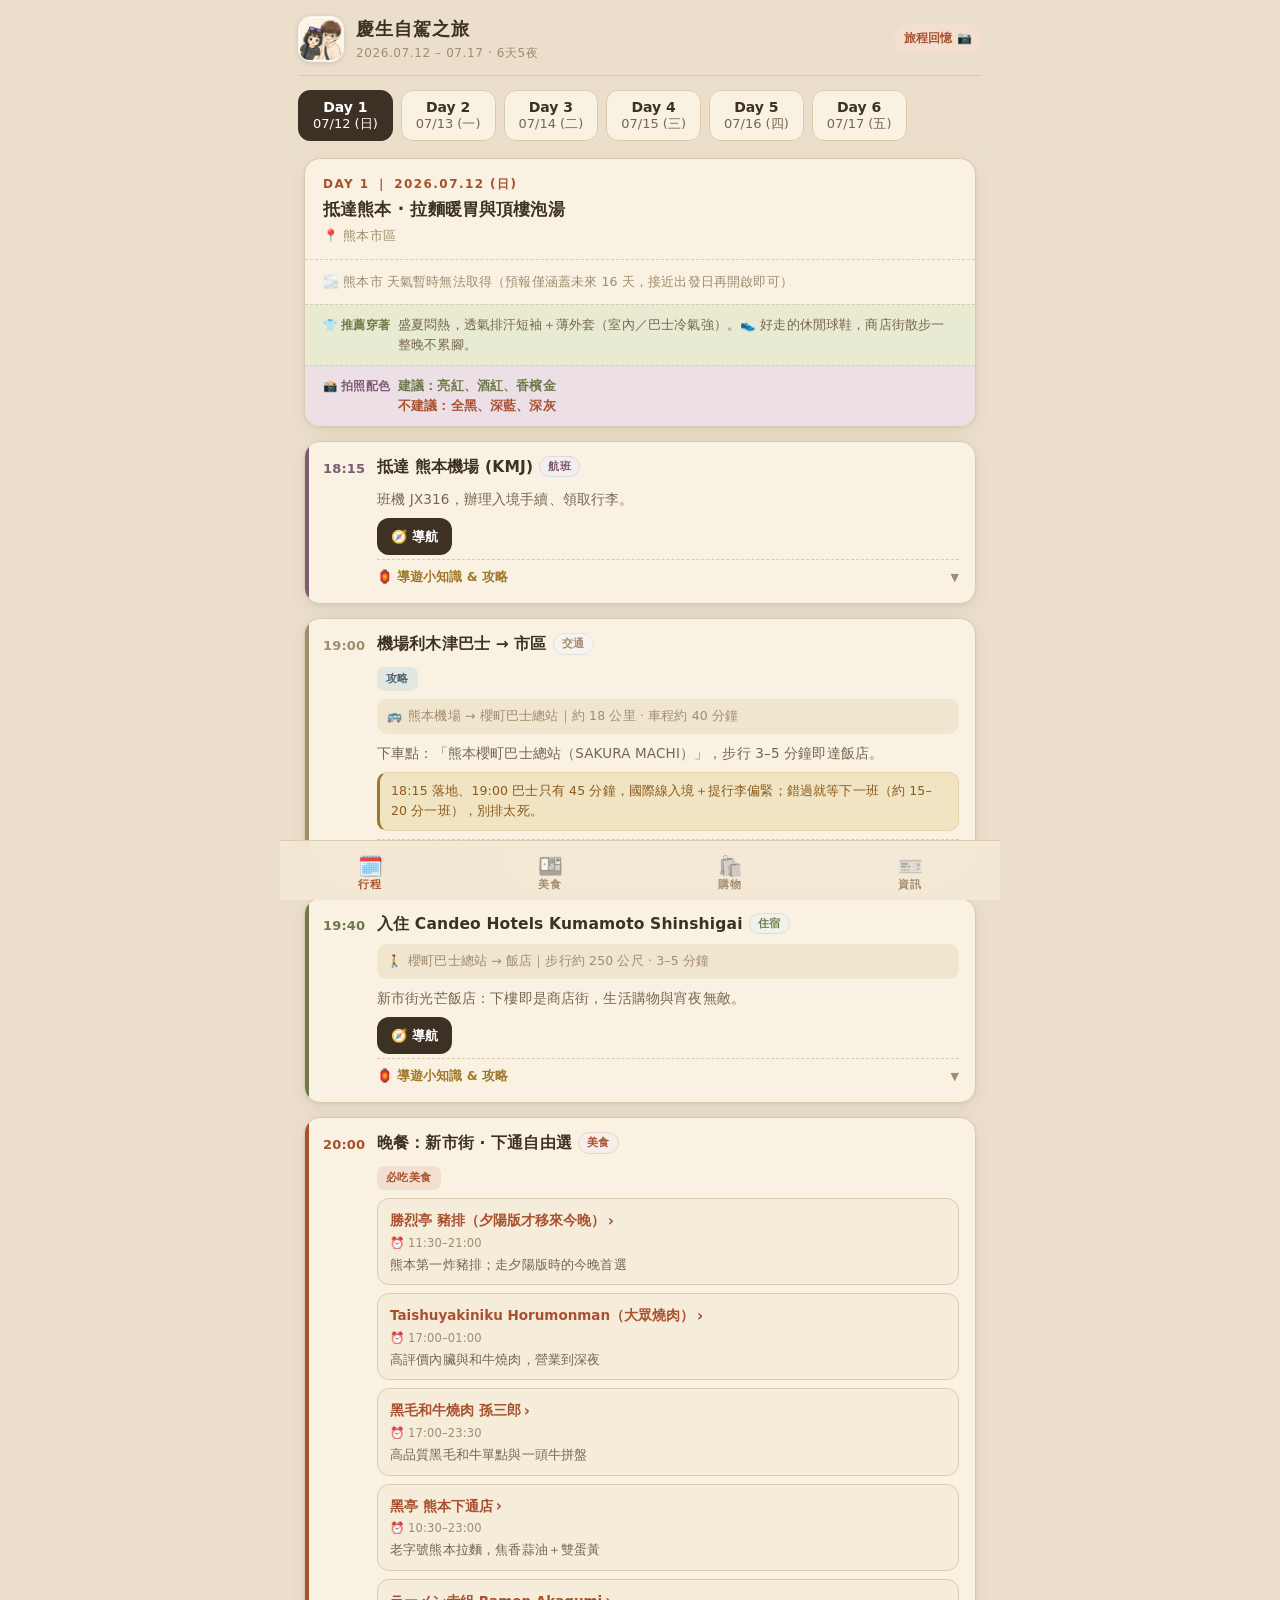
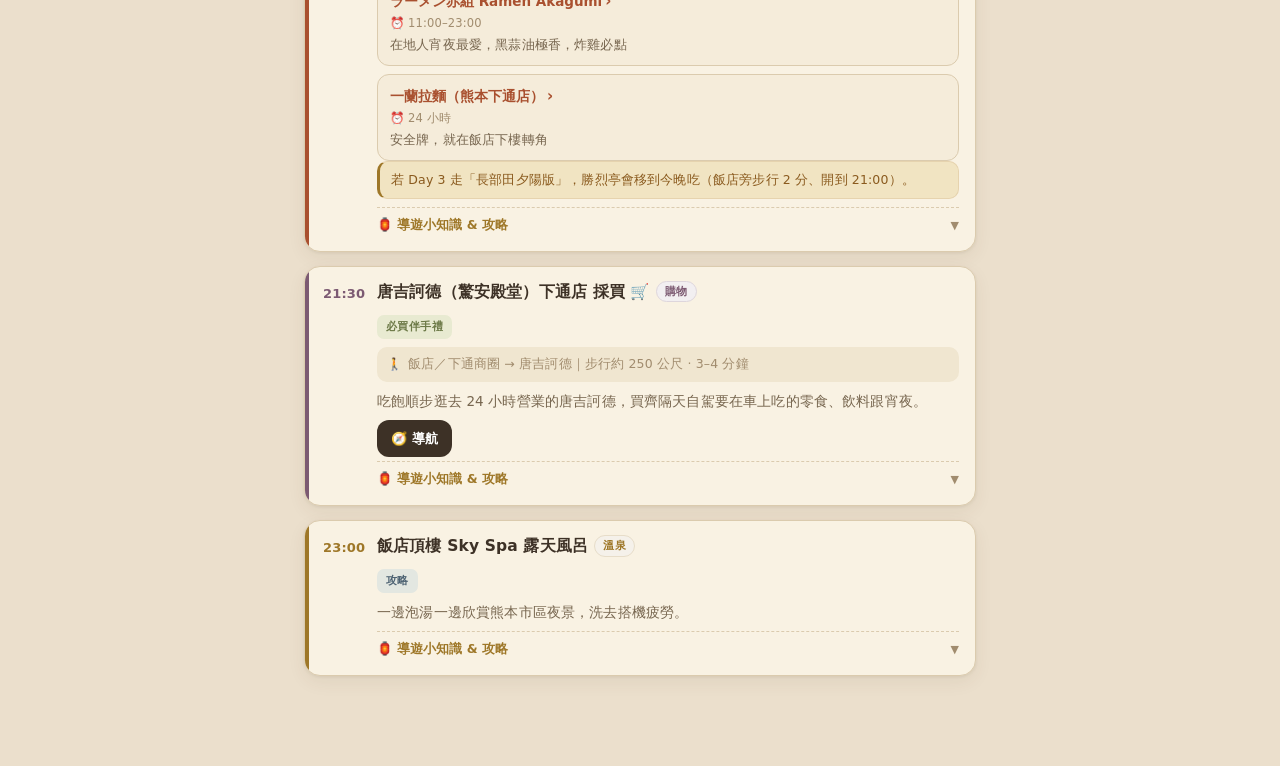
<file: index.html>
<!DOCTYPE html>
<html lang="zh-Hant">
<head>
<meta charset="UTF-8">
<meta name="viewport" content="width=device-width, initial-scale=1.0, viewport-fit=cover, user-scalable=no">
<meta name="theme-color" content="#EBDFCC">
<meta name="apple-mobile-web-app-capable" content="yes">
<meta name="apple-mobile-web-app-status-bar-style" content="default">
<title>九州慶生自駕之旅 2026</title>
<link rel="icon" href="icons/icon-192.png">
<link rel="manifest" href="manifest.json">
<link rel="apple-touch-icon" href="icons/apple-touch-icon.png">

<!-- iOS PWA 啟動畫面（各機型解析度） -->
<link rel="apple-touch-startup-image" media="screen and (device-width: 440px) and (device-height: 956px) and (-webkit-device-pixel-ratio: 3) and (orientation: portrait)" href="splash/splash-1320x2868.png">
<link rel="apple-touch-startup-image" media="screen and (device-width: 430px) and (device-height: 932px) and (-webkit-device-pixel-ratio: 3) and (orientation: portrait)" href="splash/splash-1290x2796.png">
<link rel="apple-touch-startup-image" media="screen and (device-width: 428px) and (device-height: 926px) and (-webkit-device-pixel-ratio: 3) and (orientation: portrait)" href="splash/splash-1284x2778.png">
<link rel="apple-touch-startup-image" media="screen and (device-width: 414px) and (device-height: 896px) and (-webkit-device-pixel-ratio: 3) and (orientation: portrait)" href="splash/splash-1242x2688.png">
<link rel="apple-touch-startup-image" media="screen and (device-width: 402px) and (device-height: 874px) and (-webkit-device-pixel-ratio: 3) and (orientation: portrait)" href="splash/splash-1206x2622.png">
<link rel="apple-touch-startup-image" media="screen and (device-width: 393px) and (device-height: 852px) and (-webkit-device-pixel-ratio: 3) and (orientation: portrait)" href="splash/splash-1179x2556.png">
<link rel="apple-touch-startup-image" media="screen and (device-width: 390px) and (device-height: 844px) and (-webkit-device-pixel-ratio: 3) and (orientation: portrait)" href="splash/splash-1170x2532.png">
<link rel="apple-touch-startup-image" media="screen and (device-width: 375px) and (device-height: 812px) and (-webkit-device-pixel-ratio: 3) and (orientation: portrait)" href="splash/splash-1125x2436.png">
<link rel="apple-touch-startup-image" media="screen and (device-width: 414px) and (device-height: 736px) and (-webkit-device-pixel-ratio: 3) and (orientation: portrait)" href="splash/splash-1242x2208.png">
<link rel="apple-touch-startup-image" media="screen and (device-width: 414px) and (device-height: 896px) and (-webkit-device-pixel-ratio: 2) and (orientation: portrait)" href="splash/splash-828x1792.png">
<link rel="apple-touch-startup-image" media="screen and (device-width: 375px) and (device-height: 667px) and (-webkit-device-pixel-ratio: 2) and (orientation: portrait)" href="splash/splash-750x1334.png">

<link rel="stylesheet" href="css/style.css">
</head>
<body>

<header class="app-header">
  <div class="app-header-inner">
    <div class="app-title">
      <img class="app-title-logo" src="icons/icon-192.png" alt="九州之旅" width="46" height="46">
      <div class="app-title-text">
        <h1>慶生自駕之旅</h1>
        <p>2026.07.12 – 07.17 · 6天5夜</p>
      </div>
    </div>
    <div class="trip-countdown" id="tripCountdown"></div>
  </div>
</header>

<main id="main">
  <!-- 行程 -->
  <section class="view" id="view-itinerary">
    <nav class="day-tabs" id="dayTabs"></nav>
    <div id="dayContent"></div>
  </section>

  <!-- 美食 -->
  <section class="view hidden" id="view-food">
    <div class="food-toolbar">
      <div class="chip-row" id="foodRegionChips"></div>
      <div class="sort-row">
        <span class="sort-label">排序</span>
        <button class="sort-btn active" data-sort="rating">⭐ 評價</button>
        <button class="sort-btn" data-sort="distance">📍 距離</button>
      </div>
      <p class="sort-hint hidden" id="geoHint"></p>
    </div>
    <div id="foodList"></div>
  </section>

  <!-- 購買清單 -->
  <section class="view hidden" id="view-shopping">
    <div id="shoppingContent"></div>
  </section>

  <!-- 資訊 -->
  <section class="view hidden" id="view-info">
    <div id="infoContent"></div>
  </section>
</main>

<nav class="tab-bar">
  <button class="tab-item active" data-view="itinerary">
    <span class="tab-icon">🗓️</span><span class="tab-label">行程</span>
  </button>
  <button class="tab-item" data-view="food">
    <span class="tab-icon">🍱</span><span class="tab-label">美食</span>
  </button>
  <button class="tab-item" data-view="shopping">
    <span class="tab-icon">🛍️</span><span class="tab-label">購物</span>
  </button>
  <button class="tab-item" data-view="info">
    <span class="tab-icon">🎫</span><span class="tab-label">資訊</span>
  </button>
</nav>

<div class="toast" id="toast"></div>

<script src="js/data.js"></script>
<script src="js/app.js"></script>
</body>
</html>
</file>
<file: css/style.css>
/* ============================================================
   九州慶生自駕之旅 — 日式極簡 · 手機優先
   ============================================================ */
:root {
  --bg: #EBDFCC;            /* 焙茶 暖棕底 */
  --card: #F9F2E3;          /* 奶茶色卡片 */
  --line: #DBCBAE;
  --ink: #3D3126;           /* 深咖啡墨 */
  --ink-soft: #77664F;
  --ink-faint: #A18C6E;
  --shu: #A9502F;           /* 磚朱 · 焦紅 */
  --ai: #4E6373;            /* 青灰藍 */
  --matcha: #6D7A48;        /* 抹茶 */
  --kin: #9E7728;           /* 金茶 */
  --murasaki: #7C5A72;      /* 茶紫 */
  --shu-bg: #F3DFCF;
  --ai-bg: #E3E7E1;
  --matcha-bg: #E8EAD1;
  --kin-bg: #F1E4C2;
  --murasaki-bg: #ECDFE6;
  --radius: 16px;
  --shadow: 0 1px 3px rgba(80, 60, 30, .08), 0 6px 18px rgba(80, 60, 30, .07);
  --safe-bottom: env(safe-area-inset-bottom, 0px);
  --tabbar-h: 60px;
}

* { margin: 0; padding: 0; box-sizing: border-box; -webkit-tap-highlight-color: transparent; }

html { scroll-behavior: smooth; }

body {
  background: var(--bg);
  color: var(--ink);
  font-family: "PingFang TC", "Hiragino Sans", "Noto Sans TC", "Microsoft JhengHei", system-ui, sans-serif;
  font-size: 15px;
  line-height: 1.65;
  letter-spacing: .01em;
  padding-bottom: calc(var(--tabbar-h) + var(--safe-bottom) + 16px);
  max-width: 720px;
  margin: 0 auto;
}

button { font-family: inherit; border: none; background: none; cursor: pointer; color: inherit; }
a { color: var(--ai); text-decoration: none; }

.hidden { display: none !important; }

/* ---------- Header ---------- */
.app-header {
  padding: calc(env(safe-area-inset-top, 0px) + 14px) 18px 0;
}
.app-header-inner {
  display: flex; align-items: center; justify-content: space-between;
  border-bottom: 1px solid var(--line);
  padding-bottom: 12px;
}
.app-title { display: flex; align-items: center; gap: 12px; }
.app-title-logo {
  width: 46px; height: 46px; border-radius: 13px;
  object-fit: cover; display: block; flex: 0 0 auto;
  box-shadow: 0 1px 5px rgba(80, 60, 30, .18);
  border: 1px solid rgba(255, 255, 255, .6);
}
.app-title-text h1 { font-size: 18px; font-weight: 700; letter-spacing: .06em; }
.app-title-text p { font-size: 12px; color: var(--ink-faint); letter-spacing: .05em; }
.trip-countdown {
  font-size: 12px; color: var(--shu); font-weight: 600;
  background: var(--shu-bg); padding: 5px 10px; border-radius: 99px;
  white-space: nowrap;
}

/* ---------- Day tabs ---------- */
.day-tabs {
  display: flex; gap: 8px; overflow-x: auto;
  padding: 14px 18px 10px;
  position: sticky; top: 0; z-index: 20;
  background: linear-gradient(var(--bg) 85%, transparent);
  scrollbar-width: none;
  -webkit-overflow-scrolling: touch;
}
.day-tabs::-webkit-scrollbar { display: none; }
.day-tab {
  flex: 0 0 auto;
  padding: 7px 14px;
  border-radius: 12px;
  border: 1px solid var(--line);
  background: var(--card);
  font-size: 13px; color: var(--ink-soft);
  text-align: center; line-height: 1.3;
  transition: all .18s ease;
}
.day-tab b { display: block; font-size: 14px; color: var(--ink); }
.day-tab.active { background: var(--ink); border-color: var(--ink); }
.day-tab.active b, .day-tab.active { color: #fff; }

/* ---------- Day header ---------- */
.day-header {
  margin: 6px 18px 14px;
  background: var(--card);
  border: 1px solid var(--line);
  border-radius: var(--radius);
  box-shadow: var(--shadow);
  overflow: hidden;
}
.day-header-top {
  padding: 16px 18px 12px;
  border-bottom: 1px dashed var(--line);
}
.day-header-date {
  font-size: 12px; color: var(--shu); font-weight: 700; letter-spacing: .12em;
  margin-bottom: 3px;
}
.day-header-title { font-size: 17px; font-weight: 700; line-height: 1.45; }
.day-header-sub { font-size: 12.5px; color: var(--ink-faint); margin-top: 4px; }

/* weather strip */
.weather-strip {
  display: flex; align-items: center; gap: 12px;
  padding: 12px 18px;
  background: linear-gradient(135deg, #F5EBD6, #EDDFC4);
}
.weather-icon { font-size: 30px; line-height: 1; }
.weather-main { flex: 1; }
.weather-desc { font-size: 13.5px; font-weight: 600; }
.weather-temp { font-size: 12.5px; color: var(--ink-soft); }
.weather-loc {
  font-size: 11px; color: var(--ink-faint);
  text-align: right; line-height: 1.5;
}
.weather-rain { color: var(--ai); font-weight: 600; }
.weather-loading { font-size: 12.5px; color: var(--ink-faint); padding: 12px 18px; }

/* 推薦穿著 */
.day-outfit {
  display: flex; align-items: flex-start; gap: 8px;
  padding: 10px 18px;
  border-top: 1px dashed var(--line);
  background: var(--matcha-bg);
}
.day-outfit-label {
  flex: none;
  font-size: 11.5px; font-weight: 700; color: var(--matcha);
  white-space: nowrap; padding-top: 1px;
}
.day-outfit-text { font-size: 12.5px; color: var(--ink-soft); line-height: 1.6; }
.day-photocolor { background: var(--murasaki-bg); }
.day-photocolor .day-outfit-label { color: var(--murasaki); }
.pc-yes { color: var(--matcha); font-weight: 600; }
.pc-no { color: var(--shu); font-weight: 600; }

/* ---------- Timeline / cards ---------- */
.timeline { padding: 0 18px; position: relative; }

.event-card {
  position: relative;
  background: var(--card);
  border: 1px solid var(--line);
  border-radius: var(--radius);
  box-shadow: var(--shadow);
  margin-bottom: 14px;
  overflow: hidden;
}
.event-card::before {
  content: ""; position: absolute; left: 0; top: 0; bottom: 0; width: 4px;
  background: var(--c, var(--ink-faint));
}
.event-card.type-spot    { --c: var(--ai); }
.event-card.type-food    { --c: var(--shu); }
.event-card.type-transit { --c: var(--ink-faint); }
.event-card.type-hotel   { --c: var(--matcha); }
.event-card.type-onsen   { --c: var(--kin); }
.event-card.type-flight  { --c: var(--murasaki); }
.event-card.type-shop    { --c: var(--murasaki); }

.event-head {
  display: flex; align-items: flex-start; gap: 10px;
  padding: 14px 16px 0 18px;
}
.event-time {
  font-size: 13px; font-weight: 700; color: var(--c, var(--ink));
  font-variant-numeric: tabular-nums;
  padding-top: 2px; min-width: 44px;
}
.event-title-wrap { flex: 1; }
.event-title { font-size: 15.5px; font-weight: 700; line-height: 1.45; }
.event-badge {
  display: inline-block; font-size: 10.5px; font-weight: 600;
  padding: 2px 8px; border-radius: 99px; margin-left: 6px;
  vertical-align: 2px; letter-spacing: .05em;
  color: var(--c); background: color-mix(in srgb, var(--c) 10%, white);
  border: 1px solid color-mix(in srgb, var(--c) 25%, white);
}
.event-body { padding: 8px 16px 14px 72px; }
@media (max-width: 480px) {
  .event-body { padding-left: 18px; }
}
.event-desc { font-size: 13.5px; color: var(--ink-soft); margin-bottom: 8px; }
.event-desc p + p { margin-top: 5px; }

.event-transit-note {
  display: flex; gap: 6px; align-items: baseline;
  font-size: 12.5px; color: var(--ink-faint);
  background: #F0E6D0; border-radius: 10px;
  padding: 7px 10px; margin-bottom: 8px;
}
.event-transit-note::before { content: "🚗"; font-size: 12px; }
.event-transit-note.walk::before { content: "🚶"; }
.event-transit-note.bus::before { content: "🚌"; }
.event-transit-note.tram::before { content: "🚋"; }

/* meta chips: mapcode / phone */
.meta-row { display: flex; flex-wrap: wrap; gap: 6px; margin-bottom: 8px; }
.meta-chip {
  display: inline-flex; align-items: center; gap: 5px;
  font-size: 12px; padding: 5px 10px;
  border-radius: 10px; border: 1px solid var(--line);
  background: #F3EAD5; color: var(--ink-soft);
  font-variant-numeric: tabular-nums;
}
.meta-chip .mc-label {
  font-size: 10px; font-weight: 700; color: var(--kin);
  letter-spacing: .05em;
}
.meta-chip.mapcode { font-family: ui-monospace, "SF Mono", Menlo, monospace; }
.meta-chip.phone { color: var(--ai); border-color: #C6CFC9; background: var(--ai-bg); }

/* action buttons */
.action-row { display: flex; gap: 8px; flex-wrap: wrap; }
.btn {
  display: inline-flex; align-items: center; gap: 6px;
  font-size: 13px; font-weight: 600;
  padding: 8px 14px; border-radius: 12px;
  transition: transform .1s ease, opacity .15s;
}
.btn:active { transform: scale(.96); opacity: .85; }
.btn-nav { background: var(--ink); color: #fff; }
.btn-tel { background: var(--ai-bg); color: var(--ai); border: 1px solid #C6CFC9; }
.btn-ghost { background: #EFE4CC; color: var(--ink-soft); border: 1px solid var(--line); }

/* tags */
.tag-row { display: flex; flex-wrap: wrap; gap: 6px; margin: 2px 0 8px; }
.tag {
  font-size: 11px; font-weight: 700; letter-spacing: .04em;
  padding: 3px 9px; border-radius: 7px;
}
.tag-eat   { background: var(--shu-bg); color: var(--shu); }        /* 必吃美食 */
.tag-menu  { background: var(--kin-bg); color: #85631A; }           /* 必點菜單 */
.tag-buy   { background: var(--matcha-bg); color: var(--matcha); }  /* 必買伴手禮 */
.tag-book  { background: var(--murasaki-bg); color: var(--murasaki); } /* 重要預約 */
.tag-tip   { background: var(--ai-bg); color: var(--ai); }          /* 攻略 */

/* highlight inline */
.hl-eat  { color: var(--shu); font-weight: 700; }
.hl-menu { color: #85631A; font-weight: 700; }
.hl-buy  { color: var(--matcha); font-weight: 700; }
.hl-book { color: var(--murasaki); font-weight: 700; }

/* shrine knowledge box */
.shrine-box {
  border: 1px solid #E0BFAA;
  border-left: 4px solid var(--shu);
  background: linear-gradient(135deg, #F7E9DB, #F3DFCF);
  border-radius: 12px;
  padding: 11px 13px;
  margin-bottom: 10px;
}
.shrine-head {
  font-size: 13px; font-weight: 800; color: var(--shu);
  letter-spacing: .04em; margin-bottom: 6px;
  display: flex; align-items: baseline; gap: 6px; flex-wrap: wrap;
}
.shrine-name { font-size: 11.5px; font-weight: 600; color: var(--ink-faint); }
.shrine-deity {
  font-size: 12.5px; color: var(--ink-soft); margin-bottom: 7px; line-height: 1.55;
}
.shrine-k {
  display: inline-block; font-size: 10px; font-weight: 700; color: #fff;
  background: var(--shu); border-radius: 5px;
  padding: 1px 6px; margin-right: 6px; vertical-align: 1px;
  letter-spacing: .08em;
}
.shrine-blessings { display: flex; flex-wrap: wrap; gap: 6px; margin-bottom: 8px; }
.blessing-chip {
  font-size: 11.5px; font-weight: 700; color: var(--shu);
  background: #FDF6EC; border: 1px solid #E8CDB8;
  border-radius: 99px; padding: 3px 10px;
}
.shrine-tip {
  font-size: 12.5px; color: var(--ink-soft); line-height: 1.6;
  border-top: 1px dashed #E0BFAA; padding-top: 7px;
}
.ritual-box {
  margin-top: 8px;
  background: #FDF6EC;
  border: 1px solid #E8CDB8;
  border-radius: 10px;
  padding: 8px 11px;
}
.ritual-title {
  font-size: 11.5px; font-weight: 800; color: var(--shu);
  letter-spacing: .03em; margin-bottom: 4px;
}
.ritual-steps {
  list-style: none; counter-reset: step;
  display: flex; flex-direction: column; gap: 3px;
}
.ritual-steps li {
  counter-increment: step;
  font-size: 12px; color: var(--ink-soft); line-height: 1.55;
  display: flex; align-items: baseline; gap: 7px;
}
.ritual-steps li::before {
  content: counter(step);
  flex: 0 0 auto;
  width: 16px; height: 16px; border-radius: 50%;
  background: var(--shu); color: #fff;
  font-size: 10px; font-weight: 700;
  display: inline-flex; align-items: center; justify-content: center;
  transform: translateY(2px);
}

/* note callout (提醒 / 潮汐 / 戰術) */
.event-note {
  font-size: 12.5px; line-height: 1.62; color: #8a5a1e;
  background: var(--kin-bg); border: 1px solid #E6D3AE;
  border-left: 3px solid var(--kin);
  border-radius: 10px; padding: 8px 11px; margin-bottom: 8px;
}
.event-note p + p { margin-top: 6px; }

/* 跳到美食頁按鈕 */
.btn-food { background: var(--shu-bg); color: var(--shu); border: 1px solid #E8CDB8; }

/* 晚餐多選：可點的店名連結 */
.opt-name.opt-link {
  color: var(--shu); cursor: pointer;
  display: inline-flex; align-items: center; gap: 3px;
}
.opt-name.opt-link::after { content: "›"; font-size: 15px; line-height: 1; }
.opt-name.opt-link:active { opacity: .6; }

/* guide story (collapsible) */
.guide-box { margin-top: 4px; border-top: 1px dashed var(--line); }
.guide-toggle {
  width: 100%; display: flex; align-items: center; gap: 6px;
  font-size: 12.5px; font-weight: 700; color: var(--kin);
  padding: 9px 0 3px; text-align: left;
}
.guide-toggle .arrow { margin-left: auto; transition: transform .2s; font-size: 11px; color: var(--ink-faint); }
.guide-box.open .guide-toggle .arrow { transform: rotate(180deg); }
.guide-content {
  display: none;
  font-size: 13px; color: var(--ink-soft);
  background: #F5ECD6;
  border: 1px solid #E3D4B4;
  border-radius: 10px;
  padding: 10px 12px; margin: 6px 0 2px;
}
.guide-box.open .guide-content { display: block; }
.guide-content p + p { margin-top: 6px; }

/* dinner options list */
.option-list { display: flex; flex-direction: column; gap: 8px; }
.option-item {
  border: 1px solid var(--line); border-radius: 12px;
  padding: 9px 12px; background: #F5ECDA;
}
.option-item .opt-name { font-size: 13.5px; font-weight: 700; }
.option-item .opt-time { font-size: 11.5px; color: var(--ink-faint); }
.option-item .opt-note { font-size: 12.5px; color: var(--ink-soft); margin-top: 2px; }

/* ---------- Food view ---------- */
.food-toolbar { padding: 14px 18px 4px; position: sticky; top: 0; z-index: 20; background: linear-gradient(var(--bg) 90%, transparent); }
.chip-row { display: flex; gap: 8px; overflow-x: auto; scrollbar-width: none; padding-bottom: 8px; }
.chip-row::-webkit-scrollbar { display: none; }
.region-chip {
  flex: 0 0 auto; font-size: 13px; font-weight: 600;
  padding: 6px 14px; border-radius: 99px;
  border: 1px solid var(--line); background: var(--card); color: var(--ink-soft);
}
.region-chip.active { background: var(--shu); border-color: var(--shu); color: #fff; }
.sort-row { display: flex; align-items: center; gap: 8px; padding: 2px 0 6px; }
.sort-label { font-size: 12px; color: var(--ink-faint); }
.sort-btn {
  font-size: 12.5px; font-weight: 600; padding: 5px 12px;
  border-radius: 99px; border: 1px solid var(--line);
  background: var(--card); color: var(--ink-soft);
}
.sort-btn.active { background: var(--ai); border-color: var(--ai); color: #fff; }
.sort-hint { font-size: 11.5px; color: var(--ink-faint); padding-bottom: 4px; }

.food-region-title {
  font-size: 13px; font-weight: 700; letter-spacing: .1em;
  color: var(--ink-faint); padding: 12px 18px 8px;
  display: flex; align-items: center; gap: 8px;
}
.food-region-title::after { content: ""; flex: 1; height: 1px; background: var(--line); }

.food-card {
  margin: 0 18px 12px;
  background: var(--card); border: 1px solid var(--line);
  border-radius: var(--radius); box-shadow: var(--shadow);
  padding: 14px 16px;
}
.food-card-head { display: flex; align-items: flex-start; gap: 10px; }
.food-name { flex: 1; font-size: 15px; font-weight: 700; line-height: 1.4; }
.food-rating {
  font-size: 12.5px; font-weight: 700; color: var(--kin);
  white-space: nowrap; padding-top: 2px;
}
.food-dist { font-size: 11px; color: var(--ai); font-weight: 600; white-space: nowrap; padding-top: 2px; }
.food-region-badge {
  display: inline-block; font-size: 10.5px; font-weight: 600;
  padding: 1px 8px; border-radius: 99px; margin-top: 4px;
  background: #EDE1C8; color: var(--ink-faint);
}
.food-card { scroll-margin-top: 90px; transition: box-shadow .25s; }
.food-card.flash {
  animation: cardFlash 1.8s ease;
}
@keyframes cardFlash {
  0%, 100% { box-shadow: var(--shadow); }
  12% { box-shadow: 0 0 0 3px var(--shu), var(--shadow); }
  60% { box-shadow: 0 0 0 3px color-mix(in srgb, var(--shu) 40%, transparent), var(--shadow); }
}
.food-desc { font-size: 13px; color: var(--ink-soft); margin: 7px 0; }
.food-hours { font-size: 12px; color: var(--ink-faint); margin-bottom: 9px; }
.food-hours b { color: var(--matcha); font-weight: 700; }

/* ---------- Info view ---------- */
.info-section { padding: 14px 18px 0; }
.info-section-title {
  font-size: 14px; font-weight: 700; letter-spacing: .08em;
  margin-bottom: 10px; display: flex; align-items: center; gap: 8px;
}
.info-section-title::after { content: ""; flex: 1; height: 1px; background: var(--line); }
.info-card {
  background: var(--card); border: 1px solid var(--line);
  border-radius: var(--radius); box-shadow: var(--shadow);
  padding: 15px 16px; margin-bottom: 12px;
  position: relative; overflow: hidden;
}
.info-card::before {
  content: ""; position: absolute; left: 0; top: 0; bottom: 0; width: 4px;
  background: var(--c, var(--ai));
}
.info-card h3 { font-size: 15px; font-weight: 700; margin-bottom: 2px; }
.info-card .info-sub { font-size: 12.5px; color: var(--ink-faint); margin-bottom: 8px; }
.info-kv { display: flex; font-size: 13.5px; padding: 4px 0; border-bottom: 1px dashed #E5D8BE; }
.info-kv:last-of-type { border-bottom: none; }
.info-kv .k { flex: 0 0 88px; color: var(--ink-faint); font-size: 12.5px; padding-top: 1px; }
.info-kv .v { flex: 1; color: var(--ink); }
.info-kv .v b { color: var(--shu); }
.info-note {
  font-size: 12px; color: var(--ink-soft);
  background: var(--kin-bg); border-radius: 10px;
  padding: 8px 11px; margin-top: 9px;
}
.info-card .action-row { margin-top: 10px; }

.emergency-grid { display: grid; grid-template-columns: 1fr 1fr; gap: 10px; }
.emergency-item {
  background: var(--card); border: 1px solid var(--line);
  border-radius: 14px; padding: 12px;
  display: flex; flex-direction: column; gap: 2px;
  box-shadow: var(--shadow);
}
.emergency-item .em-name { font-size: 12.5px; color: var(--ink-soft); line-height: 1.4; }
.emergency-item .em-num { font-size: 17px; font-weight: 800; color: var(--shu); font-variant-numeric: tabular-nums; }
.emergency-item .em-note { font-size: 10.5px; color: var(--ink-faint); }
.emergency-item.full { grid-column: 1 / -1; }

/* checklist */
.check-item {
  display: flex; align-items: flex-start; gap: 10px;
  padding: 9px 0; border-bottom: 1px dashed #E5D8BE;
  font-size: 13.5px; cursor: pointer;
}
.check-item:last-child { border-bottom: none; }
.check-item input { width: 18px; height: 18px; accent-color: var(--matcha); margin-top: 2px; }
.check-item.done span { color: var(--ink-faint); text-decoration: line-through; }

/* ---------- Shopping view ---------- */
.shop-toolbar {
  padding: 14px 18px 4px; position: sticky; top: 0; z-index: 20;
  background: linear-gradient(var(--bg) 90%, transparent);
}
.shop-note {
  font-size: 12px; color: var(--ink-soft); line-height: 1.6;
  background: var(--kin-bg); border: 1px solid #E3D4B4;
  border-radius: 12px; padding: 10px 12px; margin-bottom: 14px;
}
.shop-card {
  background: var(--card); border: 1px solid var(--line);
  border-radius: var(--radius); box-shadow: var(--shadow);
  margin-bottom: 12px; overflow: hidden;
  position: relative;
}
.shop-card::before {
  content: ""; position: absolute; left: 0; top: 0; bottom: 0; width: 4px;
  background: var(--c, var(--shu));
}
.shop-head {
  display: flex; align-items: center; gap: 11px;
  padding: 13px 15px 13px 18px;
  border-bottom: 1px dashed var(--line);
}
.shop-icon {
  font-size: 24px; line-height: 1;
  width: 42px; height: 42px; flex: 0 0 auto;
  display: flex; align-items: center; justify-content: center;
  background: color-mix(in srgb, var(--c) 12%, white);
  border-radius: 12px;
}
.shop-title-wrap { flex: 1; min-width: 0; }
.shop-name { font-size: 15px; font-weight: 700; line-height: 1.35; }
.shop-sub { font-size: 11.5px; color: var(--ink-faint); margin-top: 2px; line-height: 1.5; }
.shop-count {
  flex: 0 0 auto; font-size: 12.5px; font-weight: 800;
  color: var(--c); font-variant-numeric: tabular-nums;
  background: color-mix(in srgb, var(--c) 10%, white);
  border: 1px solid color-mix(in srgb, var(--c) 25%, white);
  border-radius: 99px; padding: 3px 10px;
}
.shop-items { padding: 4px 16px 10px; }

/* ---------- Tab bar ---------- */
.tab-bar {
  position: fixed; left: 0; right: 0; bottom: 0; z-index: 50;
  max-width: 720px; margin: 0 auto;
  display: flex;
  background: rgba(243, 233, 213, .92);
  backdrop-filter: blur(14px);
  -webkit-backdrop-filter: blur(14px);
  border-top: 1px solid var(--line);
  padding-bottom: var(--safe-bottom);
  height: calc(var(--tabbar-h) + var(--safe-bottom));
}
.tab-item {
  flex: 1; display: flex; flex-direction: column; align-items: center; justify-content: center;
  gap: 2px; padding-top: 6px;
  color: var(--ink-faint);
}
.tab-icon { font-size: 20px; line-height: 1; filter: grayscale(1) opacity(.55); transition: filter .15s; }
.tab-label { font-size: 10.5px; font-weight: 600; letter-spacing: .1em; }
.tab-item.active { color: var(--shu); }
.tab-item.active .tab-icon { filter: none; }

/* ---------- Toast ---------- */
.toast {
  position: fixed; left: 50%; bottom: calc(var(--tabbar-h) + var(--safe-bottom) + 20px);
  transform: translateX(-50%) translateY(10px);
  background: var(--ink); color: #fff;
  font-size: 13px; padding: 9px 18px; border-radius: 99px;
  opacity: 0; pointer-events: none; transition: all .25s ease;
  z-index: 99; white-space: nowrap;
}
.toast.show { opacity: 1; transform: translateX(-50%) translateY(0); }

/* larger screens */
@media (min-width: 600px) {
  body { font-size: 15.5px; }
  .timeline, .day-header { margin-left: 24px; margin-right: 24px; padding-left: 0; padding-right: 0; }
  .timeline { padding: 0 24px; margin: 0; }
}
</file>
